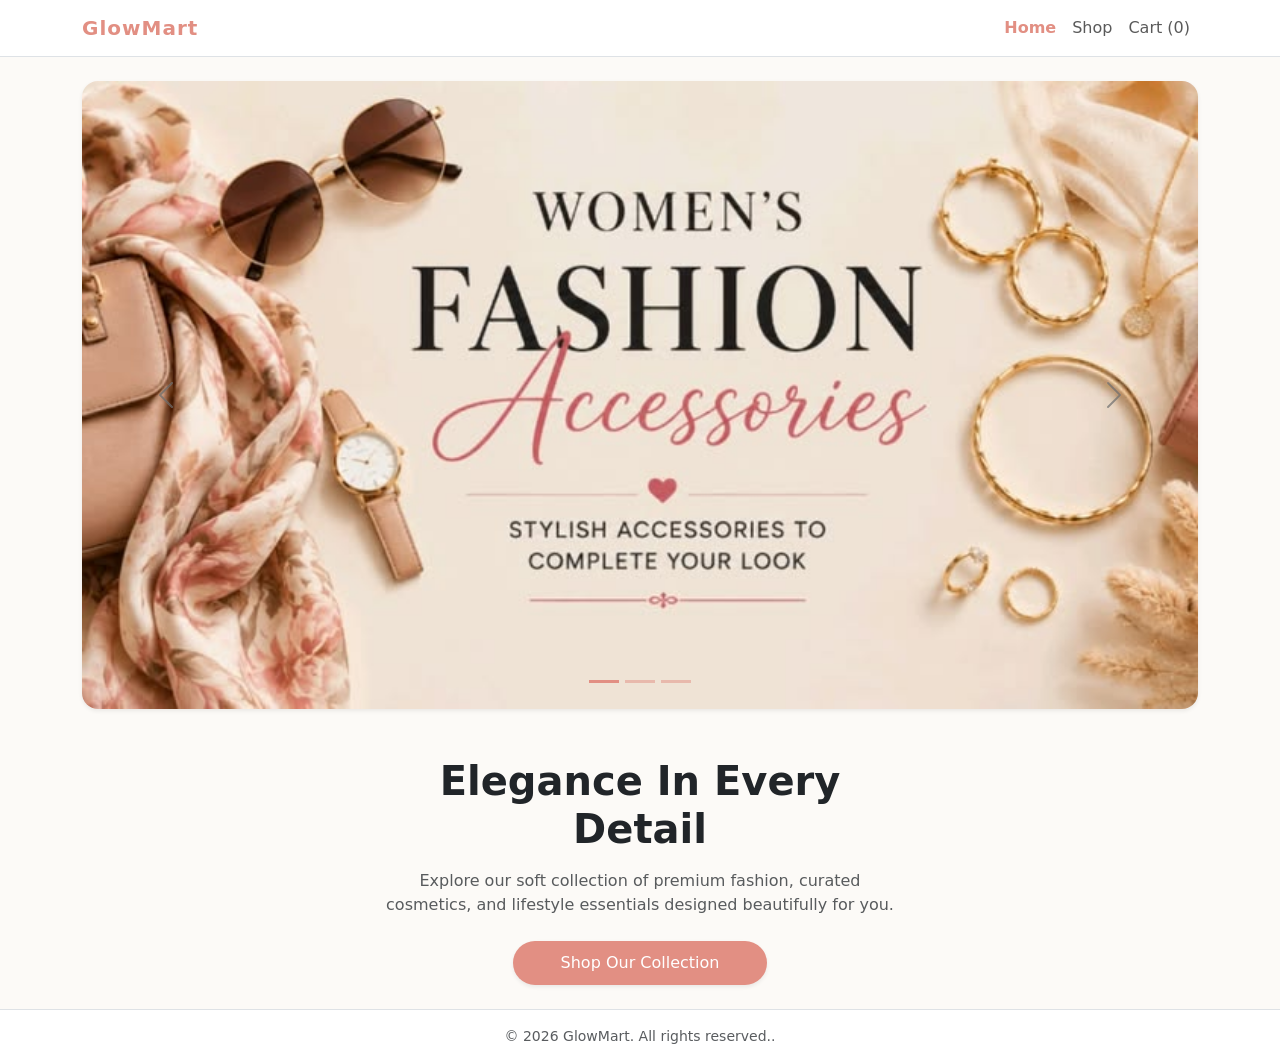
<file: index.html>
<!DOCTYPE html>
<html lang="en">
<head>
    <meta charset="UTF-8">
    <meta name="viewport" content="width=device-width, initial-scale=1.0">
    <title>GlowMart</title>
    <link href="https://cdn.jsdelivr.net/npm/bootstrap@5.3.0/dist/css/bootstrap.min.css" rel="stylesheet">
    <link rel="stylesheet" href="style.css">
</head>
<body class="d-flex flex-column min-vh-100">

    <nav class="navbar navbar-expand-lg navbar-light bg-white border-bottom sticky-top">
        <div class="container">
            <a class="navbar-brand fw-bold branding-text" href="index.html">GlowMart</a>
            <button class="navbar-toggler" type="button" data-bs-toggle="collapse" data-bs-target="#ecommerceNav">
                <span class="navbar-toggler-icon"></span>
            </button>
            <div class="collapse navbar-collapse" id="ecommerceNav">
                <ul class="navbar-nav ms-auto fw-medium">
                    <li class="nav-item">
                        <a class="nav-link active-link" href="index.html">Home</a>
                    </li>
                    <li class="nav-item">
                        <a class="nav-link" href="product.html">Shop</a>
                    </li>
                    <li class="nav-item">
                        <a class="nav-link" href="cart.html">
                            Cart (<span id="nav-cart-count">0</span>)
                        </a>
                    </li>
                </ul>
            </div>
        </div>
    </nav>

    <div class="container my-4">
        <div id="heroSlider" class="carousel slide overflow-hidden rounded-4 shadow-sm" data-bs-ride="carousel">
            <div class="carousel-indicators">
                <button type="button" data-bs-target="#heroSlider" data-bs-slide-to="0" class="active"></button>
                <button type="button" data-bs-target="#heroSlider" data-bs-slide-to="1"></button>
                <button type="button" data-bs-target="#heroSlider" data-bs-slide-to="2"></button>
            </div>

<div id="carouselExampleControls" class="carousel slide" data-bs-ride="carousel">
  <div class="carousel-inner">
    <div class="carousel-item active">
      <img src="./assets/Women's Fashion Accessories.jpg" class="d-block w-100" alt="...">
    </div>
    <div class="carousel-item">
      <img src="./assets/shop banners ideas.jpg" class="d-block w-100" alt="...">
    </div>
    <div class="carousel-item">
      <img src="assets/Pamflet fashion clothes.jpg" class="d-block w-100" alt="...">
    </div>
  </div>
  <button class="carousel-control-prev" type="button" data-bs-target="#carouselExampleControls" data-bs-slide="prev">
    <span class="carousel-control-prev-icon" aria-hidden="true"></span>
    <span class="visually-hidden">Previous</span>
  </button>
  <button class="carousel-control-next" type="button" data-bs-target="#carouselExampleControls" data-bs-slide="next">
    <span class="carousel-control-next-icon" aria-hidden="true"></span>
    <span class="visually-hidden">Next</span>
  </button>
</div>



            
            <button class="carousel-control-prev" type="button" data-bs-target="#heroSlider" data-bs-slide="prev">
                <span class="carousel-control-prev-icon custom-arrows" aria-hidden="true"></span>
                <span class="visually-hidden">Previous</span>
            </button>
            <button class="carousel-control-next" type="button" data-bs-target="#heroSlider" data-bs-slide="next">
                <span class="carousel-control-next-icon custom-arrows" aria-hidden="true"></span>
                <span class="visually-hidden">Next</span>
            </button>
        </div>
    </div>

    <main class="container my-auto py-4 text-center">
        <div class="row justify-content-center">
            <div class="col-md-8 col-lg-6">
                <h1 class="fw-bold text-dark mb-3 tracking-tight">Elegance In Every Detail</h1>
                <p class="text-muted mb-4 px-2">
                    Explore our soft collection of premium fashion, curated cosmetics, and lifestyle essentials designed beautifully for you.
                </p>
                <a href="product.html" class="btn btn-rose-pink px-5 py-2-5 rounded-pill shadow-sm">
                    Shop Our Collection
                </a>
            </div>
        </div>
    </main>

    <footer class="bg-white border-top py-3 text-center mt-auto">
        <div class="container">
            <p class="text-muted mb-0 small">&copy; 2026 GlowMart. All rights reserved..</p>
        </div>
    </footer>

    <script src="https://cdn.jsdelivr.net/npm/bootstrap@5.3.0/dist/js/bootstrap.bundle.min.js"></script>
    <script src="script.js"></script>
</body>
</html>
</file>
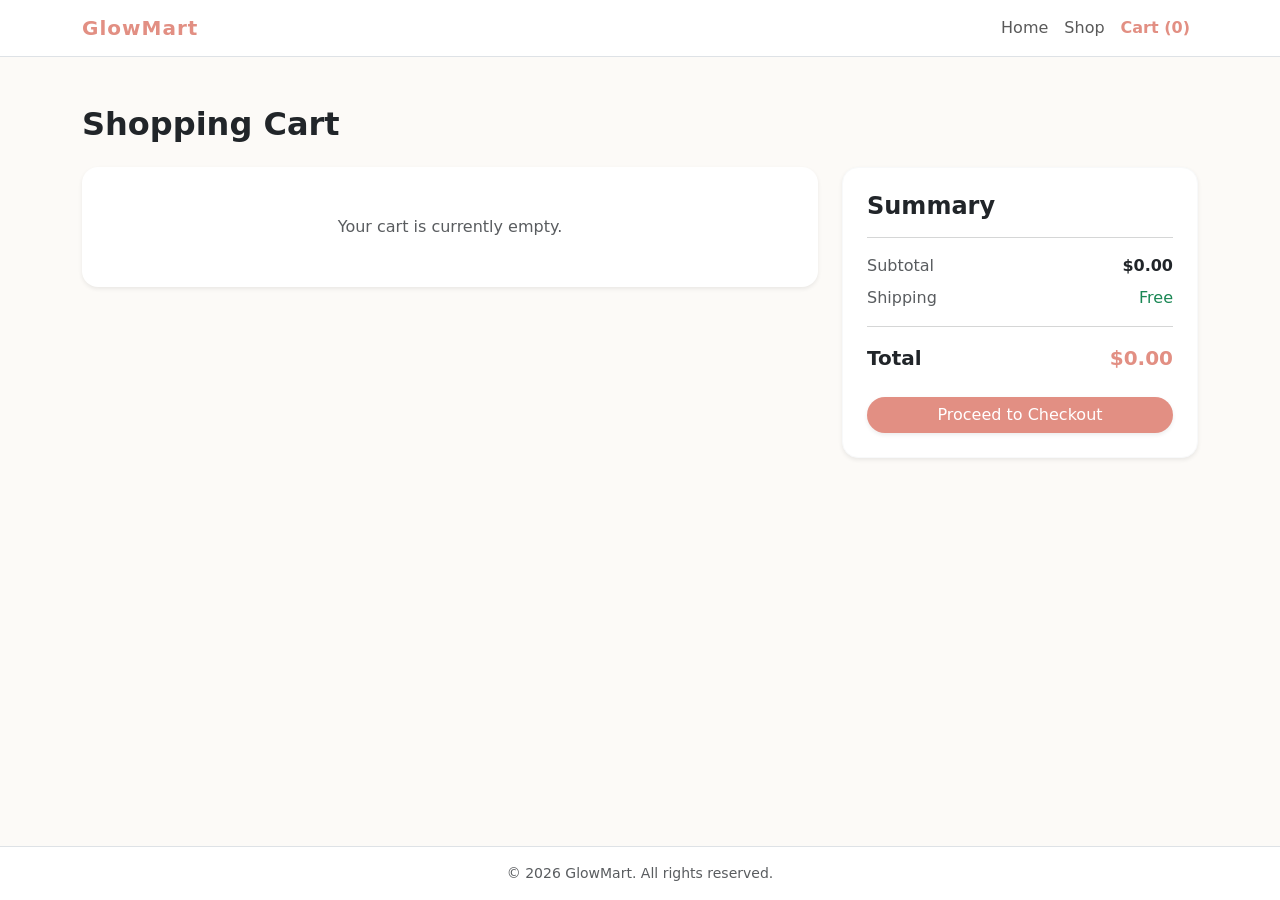
<file: cart.html>
<!DOCTYPE html>
<html lang="en">
<head>
    <meta charset="UTF-8">
    <meta name="viewport" content="width=device-width, initial-scale=1.0">
    <title>GlowMart</title>
    <link href="https://cdn.jsdelivr.net/npm/bootstrap@5.3.0/dist/css/bootstrap.min.css" rel="stylesheet">
    <link rel="stylesheet" href="style.css">
</head>
<body class="d-flex flex-column min-vh-100">

    <nav class="navbar navbar-expand-lg navbar-light bg-white border-bottom sticky-top">
        <div class="container">
            <a class="navbar-brand fw-bold branding-text" href="index.html">GlowMart</a>
            <button class="navbar-toggler" type="button" data-bs-toggle="collapse" data-bs-target="#cartNav">
                <span class="navbar-toggler-icon"></span>
            </button>
            <div class="collapse navbar-collapse" id="cartNav">
                <ul class="navbar-nav ms-auto fw-medium">
                    <li class="nav-item"><a class="nav-link" href="index.html">Home</a></li>
                    <li class="nav-item"><a class="nav-link" href="product.html">Shop</a></li>
                    <li class="nav-item"><a class="nav-link active-link" href="cart.html">Cart (<span id="nav-cart-count">0</span>)</a></li>
                </ul>
            </div>
        </div>
    </nav>

    <main class="container my-5">
        <h2 class="fw-bold text-dark mb-4">Shopping Cart</h2>
        
        <div class="row g-4">
            <div class="col-lg-8">
                <div class="p-4 bg-white rounded-4 shadow-sm" id="cart-wrapper">
                    <p class="text-muted my-3 text-center" id="empty-message">Your cart is currently empty.</p>
                </div>
            </div>
            
            <div class="col-lg-4">
                <div class="p-4 bg-white rounded-4 shadow-sm border border-light">
                    <h4 class="fw-bold text-dark mb-3">Summary</h4>
                    <hr class="text-muted">
                    <div class="d-flex justify-content-between mb-2">
                        <span class="text-muted">Subtotal</span>
                        <span class="fw-semibold text-dark" id="subtotal-price">$0.00</span>
                    </div>
                    <div class="d-flex justify-content-between mb-3">
                        <span class="text-muted">Shipping</span>
                        <span class="text-success fw-medium">Free</span>
                    </div>
                    <hr class="text-muted">
                    <div class="d-flex justify-content-between mb-4">
                        <span class="fs-5 fw-bold text-dark">Total</span>
                        <span class="fs-5 fw-bold text-primary-color" id="final-total">$0.00</span>
                    </div>
                    <a href="checkout.html" class="btn btn-rose-pink w-100 rounded-pill py-2.5 fw-medium shadow-sm">
                        Proceed to Checkout
                    </a>
                </div>
            </div>
        </div>
    </main>

    <footer class="bg-white border-top py-3 text-center mt-auto">
        <div class="container">
            <p class="text-muted mb-0 small">&copy; 2026 GlowMart. All rights reserved.</p>
        </div>
    </footer>

    <script src="https://cdn.jsdelivr.net/npm/bootstrap@5.3.0/dist/js/bootstrap.bundle.min.js"></script>
    <script src="script.js"></script>
</body>
</html>
</file>
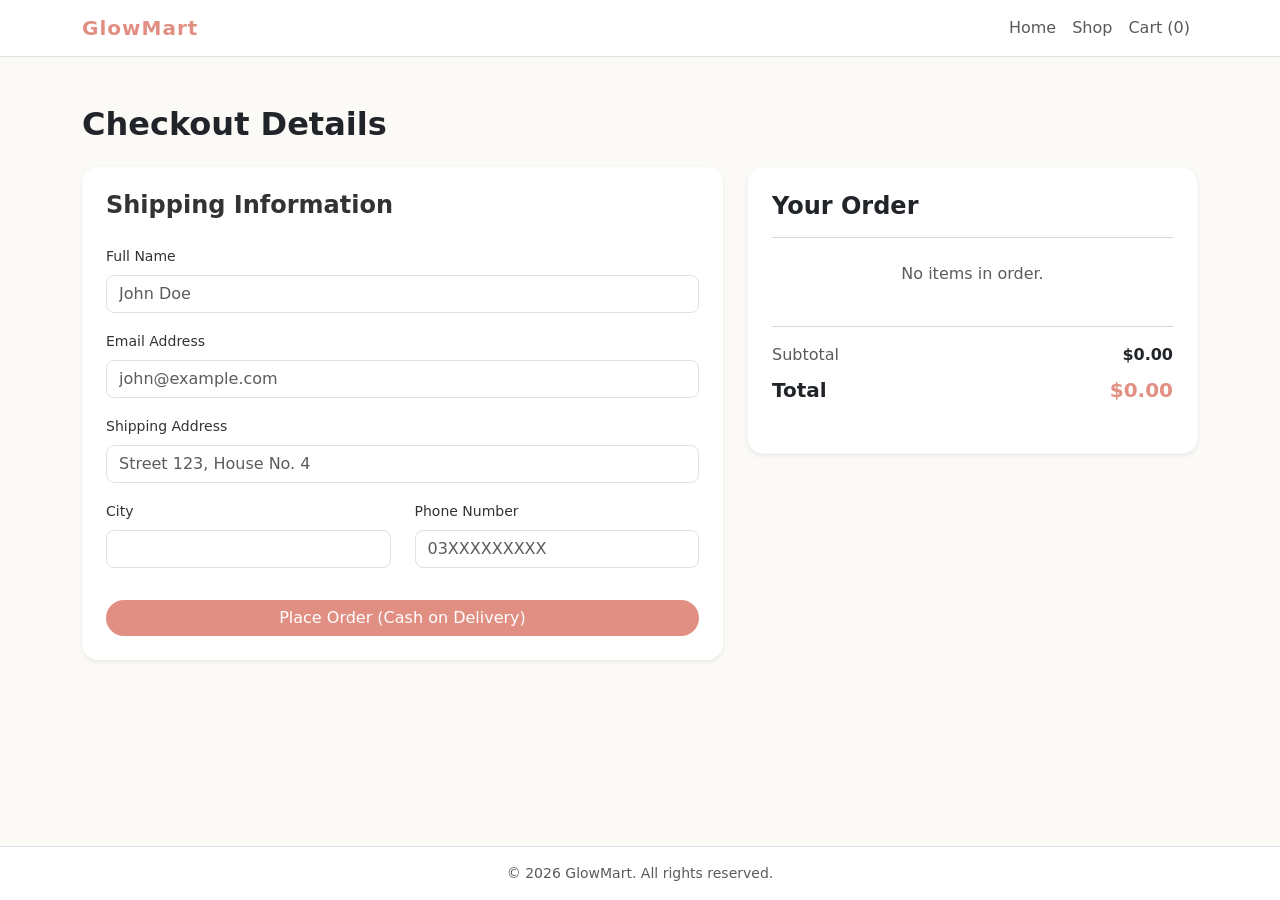
<file: checkout.html>
<!DOCTYPE html>
<html lang="en">
<head>
    <meta charset="UTF-8">
    <meta name="viewport" content="width=device-width, initial-scale=1.0">
    <title>GlowMart - Checkout</title>
    <link href="https://cdn.jsdelivr.net/npm/bootstrap@5.3.0/dist/css/bootstrap.min.css" rel="stylesheet">
    <link rel="stylesheet" href="style.css">
</head>
<body class="d-flex flex-column min-vh-100">

    <nav class="navbar navbar-expand-lg navbar-light bg-white border-bottom sticky-top">
        <div class="container">
            <a class="navbar-brand fw-bold branding-text" href="index.html">GlowMart</a>
            <div class="collapse navbar-collapse" id="checkoutNav">
                <ul class="navbar-nav ms-auto fw-medium">
                    <li class="nav-item"><a class="nav-link" href="index.html">Home</a></li>
                    <li class="nav-item"><a class="nav-link" href="product.html">Shop</a></li>
                    <li class="nav-item"><a class="nav-link" href="cart.html">Cart (<span id="nav-cart-count">0</span>)</a></li>
                </ul>
            </div>
        </div>
    </nav>

    <main class="container my-5">
        <h2 class="fw-bold text-dark mb-4">Checkout Details</h2>
        
        <div class="row g-4">
            <div class="col-lg-7">
                <div class="p-4 bg-white rounded-4 shadow-sm">
                    <h4 class="mb-4 fw-bold">Shipping Information</h4>
                    <form id="checkout-form" onsubmit="handleCheckout(event)">
                        <div class="mb-3">
                            <label class="form-label small fw-medium">Full Name</label>
                            <input type="text" id="bill-name" class="form-control rounded-3" placeholder="John Doe" required>
                        </div>
                        <div class="mb-3">
                            <label class="form-label small fw-medium">Email Address</label>
                            <input type="email" id="bill-email" class="form-control rounded-3" placeholder="john@example.com" required>
                        </div>
                        <div class="mb-3">
                            <label class="form-label small fw-medium">Shipping Address</label>
                            <input type="text" id="bill-address" class="form-control rounded-3" placeholder="Street 123, House No. 4" required>
                        </div>
                        <div class="row">
                            <div class="col-md-6 mb-3">
                                <label class="form-label small fw-medium">City</label>
                                <input type="text" id="bill-city" class="form-control rounded-3" required>
                            </div>
                            <div class="col-md-6 mb-3">
                                <label class="form-label small fw-medium">Phone Number</label>
                                <input type="tel" id="bill-phone" class="form-control rounded-3" placeholder="03XXXXXXXXX" required>
                            </div>
                        </div>
                        <button type="submit" class="btn btn-rose-pink w-100 rounded-pill py-2.5 mt-3 fw-medium">
                            Place Order (Cash on Delivery)
                        </button>
                    </form>
                </div>
            </div>
            
            <div class="col-lg-5">
                <div class="p-4 bg-white rounded-4 shadow-sm border border-light">
                    <h4 class="fw-bold text-dark mb-3">Your Order</h4>
                    <hr class="text-muted">
                    <div id="checkout-summary-items" class="mb-3" style="max-height: 250px; overflow-y: auto;">
                        </div>
                    <hr class="text-muted">
                    <div class="d-flex justify-content-between mb-2">
                        <span class="text-muted">Subtotal</span>
                        <span class="fw-semibold text-dark" id="checkout-subtotal">$0.00</span>
                    </div>
                    <div class="d-flex justify-content-between mb-4">
                        <span class="fs-5 fw-bold text-dark">Total</span>
                        <span class="fs-5 fw-bold text-primary-color" id="checkout-total">$0.00</span>
                    </div>
                </div>
            </div>
        </div>
    </main>

    <footer class="bg-white border-top py-3 text-center mt-auto">
        <div class="container">
            <p class="text-muted mb-0 small">&copy; 2026 GlowMart. All rights reserved.</p>
        </div>
    </footer>
<script src="https://cdn.jsdelivr.net/npm/bootstrap@5.3.0/dist/js/bootstrap.bundle.min.js"></script>
    <script src="script.js"></script>
</body>
</html>
</file>
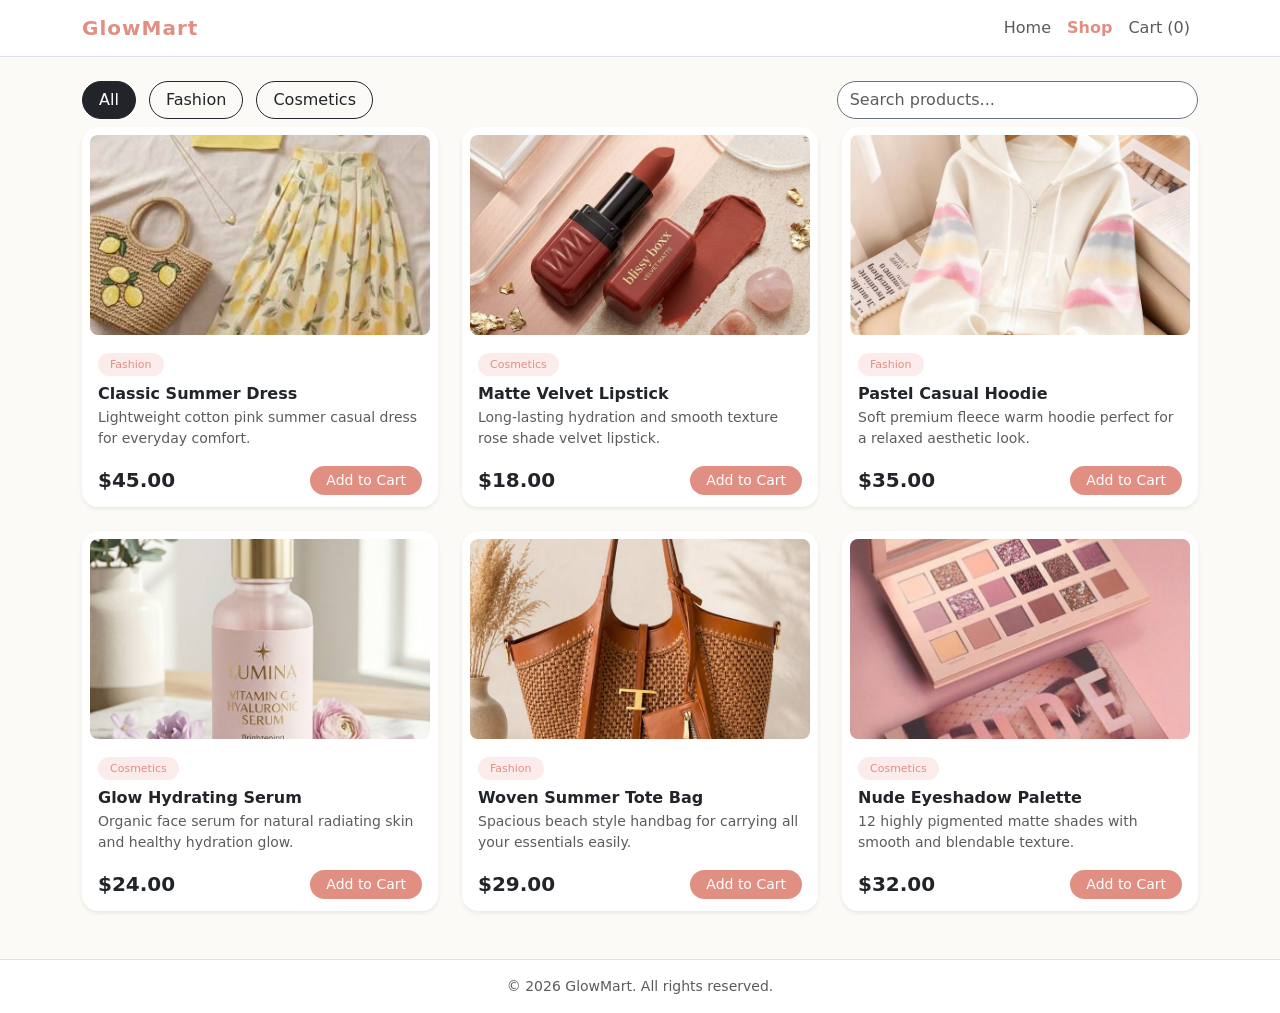
<file: product.html>
<!DOCTYPE html>
<html lang="en">

<head>
    <meta charset="UTF-8">
    <meta name="viewport" content="width=device-width, initial-scale=1.0">
    <title>GlowMart</title>
    <link href="https://cdn.jsdelivr.net/npm/bootstrap@5.3.0/dist/css/bootstrap.min.css" rel="stylesheet">
    <link rel="stylesheet" href="style.css">
</head>

<body class="d-flex flex-column min-vh-100">

    <nav class="navbar navbar-expand-lg navbar-light bg-white border-bottom sticky-top">
        <div class="container">
            <a class="navbar-brand fw-bold branding-text" href="index.html">GlowMart</a>
            <button class="navbar-toggler" type="button" data-bs-toggle="collapse" data-bs-target="#shopNav">
                <span class="navbar-toggler-icon"></span>
            </button>
            <div class="collapse navbar-collapse" id="shopNav">
                <ul class="navbar-nav ms-auto fw-medium">
                    <li class="nav-item"><a class="nav-link" href="index.html">Home</a></li>
                    <li class="nav-item"><a class="nav-link active-link" href="product.html">Shop</a></li>
                    <li class="nav-item">
                        <a class="nav-link" href="cart.html">
                            Cart (<span id="nav-cart-count">0</span>)
                        </a>
                    </li>
                </ul>
            </div>
        </div>
    </nav>

    <div class="container mt-4 mb-2">
        <div class="row g-3 align-items-center justify-content-between">
            <div class="col-md-6">
                <button class="btn btn-dark rounded-pill px-3 me-2" onclick="filterItems('all')">All</button>
                <button class="btn btn-outline-dark rounded-pill px-3 me-2" onclick="filterItems('fashion')">Fashion</button>
                <button class="btn btn-outline-dark rounded-pill px-3" onclick="filterItems('cosmetics')">Cosmetics</button>
            </div>
            <div class="col-md-4">
                <input type="text" id="search-input" class="form-control rounded-pill border-secondary" placeholder="Search products...">
            </div>
        </div>
    </div>

    <section class="container mb-5">
    <div class="row g-4" id="products-row">

   <div class="col-sm-6 col-md-4 product-item" data-category="fashion">
    <div class="card h-100 item-card border-0 shadow-sm p-2 bg-white rounded-4">
        <img src="./assets/US$ 23,39 SHEIN Paid link.jpg" 
             class="card-img-top rounded-3 item-img"
             alt="Classic Summer Dress"
             style="cursor: pointer;"
             onclick="showProductDetail('Classic Summer Dress', 45.00, 'Lightweight cotton pink summer casual dress tailored perfectly for everyday comfort and warm sunny days.', './assets/US$ 23,39 SHEIN Paid link.jpg')">

        <div class="card-body px-2 pt-3 pb-1">
            <span class="badge theme-badge mb-2">Fashion</span>

            <h5 class="card-title fw-bold text-dark fs-6 mb-1">
                Classic Summer Dress
            </h5>

            <p class="card-text text-muted small mb-3">
                Lightweight cotton pink summer casual dress for everyday comfort.
            </p>

            <div class="d-flex justify-content-between align-items-center">
                <span class="fw-bold text-dark fs-5">$45.00</span>

                <button class="btn btn-rose-pink btn-sm rounded-pill px-3"
                    onclick="handleAddToCart(1,'Classic Summer Dress',45,'./assets/US$ 23,39 SHEIN Paid link.jpg')">
                    Add to Cart
                </button>
            </div>
        </div>
    </div>
</div>

        <div class="col-sm-6 col-md-4 product-item" data-category="cosmetics">
            <div class="card h-100 item-card border-0 shadow-sm p-2 bg-white rounded-4">
                <img src="./assets/Warm Terracotta Matte Lipstick – Blissy Boxx Velvet Matte Collection.jpg"
                     class="card-img-top rounded-3 item-img"
                     alt="Matte Velvet Lipstick"
                     style="cursor: pointer;"
                     onclick="showProductDetail('Matte Velvet Lipstick', 18.00, 'Long-lasting hydration and smooth texture rich rose shade velvet lipstick that stays beautiful all day long.', './assets/Warm Terracotta Matte Lipstick – Blissy Boxx Velvet Matte Collection.jpg')">

                <div class="card-body px-2 pt-3 pb-1">
                    <span class="badge theme-badge mb-2">Cosmetics</span>
                    <h5 class="card-title fw-bold text-dark fs-6 mb-1">Matte Velvet Lipstick</h5>
                    <p class="card-text text-muted small mb-3">
                        Long-lasting hydration and smooth texture rose shade velvet lipstick.
                    </p>
                    <div class="d-flex justify-content-between align-items-center">
                        <span class="fw-bold text-dark fs-5">$18.00</span>
                        <button class="btn btn-rose-pink btn-sm rounded-pill px-3"
                            onclick="handleAddToCart(2,'Matte Velvet Lipstick',18,'./assets/Warm Terracotta Matte Lipstick – Blissy Boxx Velvet Matte Collection.jpg')">
                            Add to Cart
                        </button>
                    </div>
                </div>
            </div>
        </div>

        <div class="col-sm-6 col-md-4 product-item" data-category="fashion">
            <div class="card h-100 item-card border-0 shadow-sm p-2 bg-white rounded-4">
                <img src="./assets/Sudadera holgada de estampado digital colorido, un gran regalo para amigos.jpg"
                     class="card-img-top rounded-3 item-img"
                     alt="Pastel Casual Hoodie"
                     style="cursor: pointer;"
                     onclick="showProductDetail('Pastel Casual Hoodie', 35.00, 'Soft premium fleece warm hoodie with high-quality colorful digital print design perfect for a relaxed aesthetic look.', './assets/Sudadera holgada de estampado digital colorido, un gran regalo para amigos.jpg')">

                <div class="card-body px-2 pt-3 pb-1">
                    <span class="badge theme-badge mb-2">Fashion</span>
                    <h5 class="card-title fw-bold text-dark fs-6 mb-1">Pastel Casual Hoodie</h5>
                    <p class="card-text text-muted small mb-3">
                        Soft premium fleece warm hoodie perfect for a relaxed aesthetic look.
                    </p>
                    <div class="d-flex justify-content-between align-items-center">
                        <span class="fw-bold text-dark fs-5">$35.00</span>
                        <button class="btn btn-rose-pink btn-sm rounded-pill px-3"
                            onclick="handleAddToCart(3,'Pastel Casual Hoodie',35,'./assets/Sudadera holgada de estampado digital colorido, un gran regalo para amigos.jpg')">
                            Add to Cart
                        </button>
                    </div>
                </div>
            </div>
        </div>

        <div class="col-sm-6 col-md-4 product-item" data-category="cosmetics">
            <div class="card h-100 item-card border-0 shadow-sm p-2 bg-white rounded-4">
                <img src="./assets/Skin Care Essentials_ Vitamin C and Hyaluronic Serum for Brighter Skin.jpg"
                     class="card-img-top rounded-3 item-img"
                     alt="Glow Hydrating Serum"
                     style="cursor: pointer;"
                     onclick="showProductDetail('Glow Hydrating Serum', 24.00, 'Organic premium face serum infused with Vitamin C and Hyaluronic acid for natural radiating skin and healthy deep hydration.', './assets/Skin Care Essentials_ Vitamin C and Hyaluronic Serum for Brighter Skin.jpg')">

                <div class="card-body px-2 pt-3 pb-1">
                    <span class="badge theme-badge mb-2">Cosmetics</span>
                    <h5 class="card-title fw-bold text-dark fs-6 mb-1">Glow Hydrating Serum</h5>
                    <p class="card-text text-muted small mb-3">
                        Organic face serum for natural radiating skin and healthy hydration glow.
                    </p>
                    <div class="d-flex justify-content-between align-items-center">
                        <span class="fw-bold text-dark fs-5">$24.00</span>
                        <button class="btn btn-rose-pink btn-sm rounded-pill px-3"
                            onclick="handleAddToCart(4,'Glow Hydrating Serum',24,'./assets/Skin Care Essentials_ Vitamin C and Hyaluronic Serum for Brighter Skin.jpg')">
                            Add to Cart
                        </button>
                    </div>
                </div>
            </div>
        </div>

        <div class="col-sm-6 col-md-4 product-item" data-category="fashion">
            <div class="card h-100 item-card border-0 shadow-sm p-2 bg-white rounded-4">
                <img src="./assets/Woven Tote Bag, Straw Style Shoulder Bag, Handmade Look Handbag, Large Capacity Women Bag, Summer Beach Bag, Boho Chic Purse.jpg"
                     class="card-img-top rounded-3 item-img"
                     alt="Woven Summer Tote Bag"
                     style="cursor: pointer;"
                     onclick="showProductDetail('Woven Summer Tote Bag', 29.00, 'Beautiful straw style handmade look shoulder bag with large capacity capacity, perfect for summer beach days or boho chic fashion.', './assets/Woven Tote Bag, Straw Style Shoulder Bag, Handmade Look Handbag, Large Capacity Women Bag, Summer Beach Bag, Boho Chic Purse.jpg')">

                <div class="card-body px-2 pt-3 pb-1">
                    <span class="badge theme-badge mb-2">Fashion</span>
                    <h5 class="card-title fw-bold text-dark fs-6 mb-1">Woven Summer Tote Bag</h5>
                    <p class="card-text text-muted small mb-3">
                        Spacious beach style handbag for carrying all your essentials easily.
                    </p>
                    <div class="d-flex justify-content-between align-items-center">
                        <span class="fw-bold text-dark fs-5">$29.00</span>
                        <button class="btn btn-rose-pink btn-sm rounded-pill px-3"
                            onclick="handleAddToCart(5,'Woven Summer Tote Bag',29,'./assets/Woven Tote Bag, Straw Style Shoulder Bag, Handmade Look Handbag, Large Capacity Women Bag, Summer Beach Bag, Boho Chic Purse.jpg')">
                            Add to Cart
                        </button>
                    </div>
                </div>
            </div>
        </div>

        <div class="col-sm-6 col-md-4 product-item" data-category="cosmetics">
            <div class="card h-100 item-card border-0 shadow-sm p-2 bg-white rounded-4">
                <img src="./assets/Huda Beauty nude.jpg"
                     class="card-img-top rounded-3 item-img"
                     alt="Nude Eyeshadow Palette"
                     style="cursor: pointer;"
                     onclick="showProductDetail('Nude Eyeshadow Palette', 32.00, '12 highly pigmented pro-level matte and shimmer shades with extremely smooth and easily blendable texture.', './assets/Huda Beauty nude.jpg')">

                <div class="card-body px-2 pt-3 pb-1">
                    <span class="badge theme-badge mb-2">Cosmetics</span>
                    <h5 class="card-title fw-bold text-dark fs-6 mb-1">Nude Eyeshadow Palette</h5>
                    <p class="card-text text-muted small mb-3">
                        12 highly pigmented matte shades with smooth and blendable texture.
                    </p>
                    <div class="d-flex justify-content-between align-items-center">
                        <span class="fw-bold text-dark fs-5">$32.00</span>
                        <button class="btn btn-rose-pink btn-sm rounded-pill px-3"
                            onclick="handleAddToCart(6,'Nude Eyeshadow Palette',32,'./assets/Huda Beauty nude.jpg')">
                            Add to Cart
                        </button>
                    </div>
                </div>
            </div>
        </div>

    </div>
</section>
    <footer class="bg-white border-top py-3 text-center mt-auto">
        <div class="container">
            <p class="text-muted mb-0 small">&copy; 2026 GlowMart. All rights reserved.</p>
        </div>
    </footer>

    <script src="https://cdn.jsdelivr.net/npm/bootstrap@5.3.0/dist/js/bootstrap.bundle.min.js"></script>
    <script src="script.js"></script>
</body>

</html>
</file>
<file: style.css>
body {
    background-color: #fcfaf7;
    font-family: system-ui, -apple-system, "Segoe UI", sans-serif;
    color: #333333;
}


.branding-text {
    letter-spacing: 1px;
    color: #e28f83 !important;
}


.active-link {
    color: #e28f83 !important;
    font-weight: 600;
}

.main-slider-img {
    height: 440px;
    object-fit: cover;
}

.btn-rose-pink {
    background-color: #e28f83; 
    color: #ffffff;
    font-weight: 500;
    border: none;
    transition: background-color 0.2s ease, transform 0.1s ease;
}

.btn-rose-pink:hover {
    background-color: #d17e72; 
    transform: translateY(-1px);
}

.custom-arrows {
    filter: invert(1) sepia(20%) saturate(1000%) hue-rotate(330deg);
    opacity: 0.8;
}

.carousel-indicators [data-bs-target] {
    background-color: #e28f83 !important; 
}


.py-2-5 {
    padding-top: 10px;
    padding-bottom: 10px;
}




.card {
    background-color: #ffffff;
    transition: transform 0.2s ease;
}

.card:hover {
    transform: translateY(-4px);
}


.bg-soft-pink {
    background-color: #fbeceb;
    color: #e28f83 !important;
    font-size: 11px;
    letter-spacing: 0.5px;
}



.item-card {
    transition: transform 0.2s ease-in-out, box-shadow 0.2s ease-in-out;
}

.item-card:hover {
    transform: translateY(-5px);
    box-shadow: 0 8px 20px rgba(226, 143, 131, 0.15) !important; 
}


.item-img {
    height: 200px;
    object-fit: cover;
}


.theme-badge {
    background-color: #fbeceb !important;
    color: #e28f83 !important;
    font-size: 11px;
    font-weight: 500;
    padding: 6px 12px;
    border-radius: 50px;
}

#search-input {
    border: 1px solid #ebdcd5;
    background-color: #ffffff;
}

#search-input:focus {
    border-color: #e28f83;
    box-shadow: 0 0 0 0.25rem rgba(226, 143, 131, 0.25);
}




.cart-row {
    display: flex;
    align-items: center;
    justify-content: space-between;
    padding: 15px 0;
    border-bottom: 1px solid #f3eae1;
}

.cart-row:last-child {
    border-bottom: none;
}

.text-primary-color {
    color: #e28f83;
}

.qty-input {
    width: 50px;
    text-align: center;
    border: 1px solid #ebdcd5;
    border-radius: 6px;
    font-size: 14px;
}

.btn-remove {
    color: #dc3545;
    background: none;
    border: none;
    font-size: 14px;
    cursor: pointer;
}

.btn-remove:hover {
    text-decoration: underline;
}
</file>
